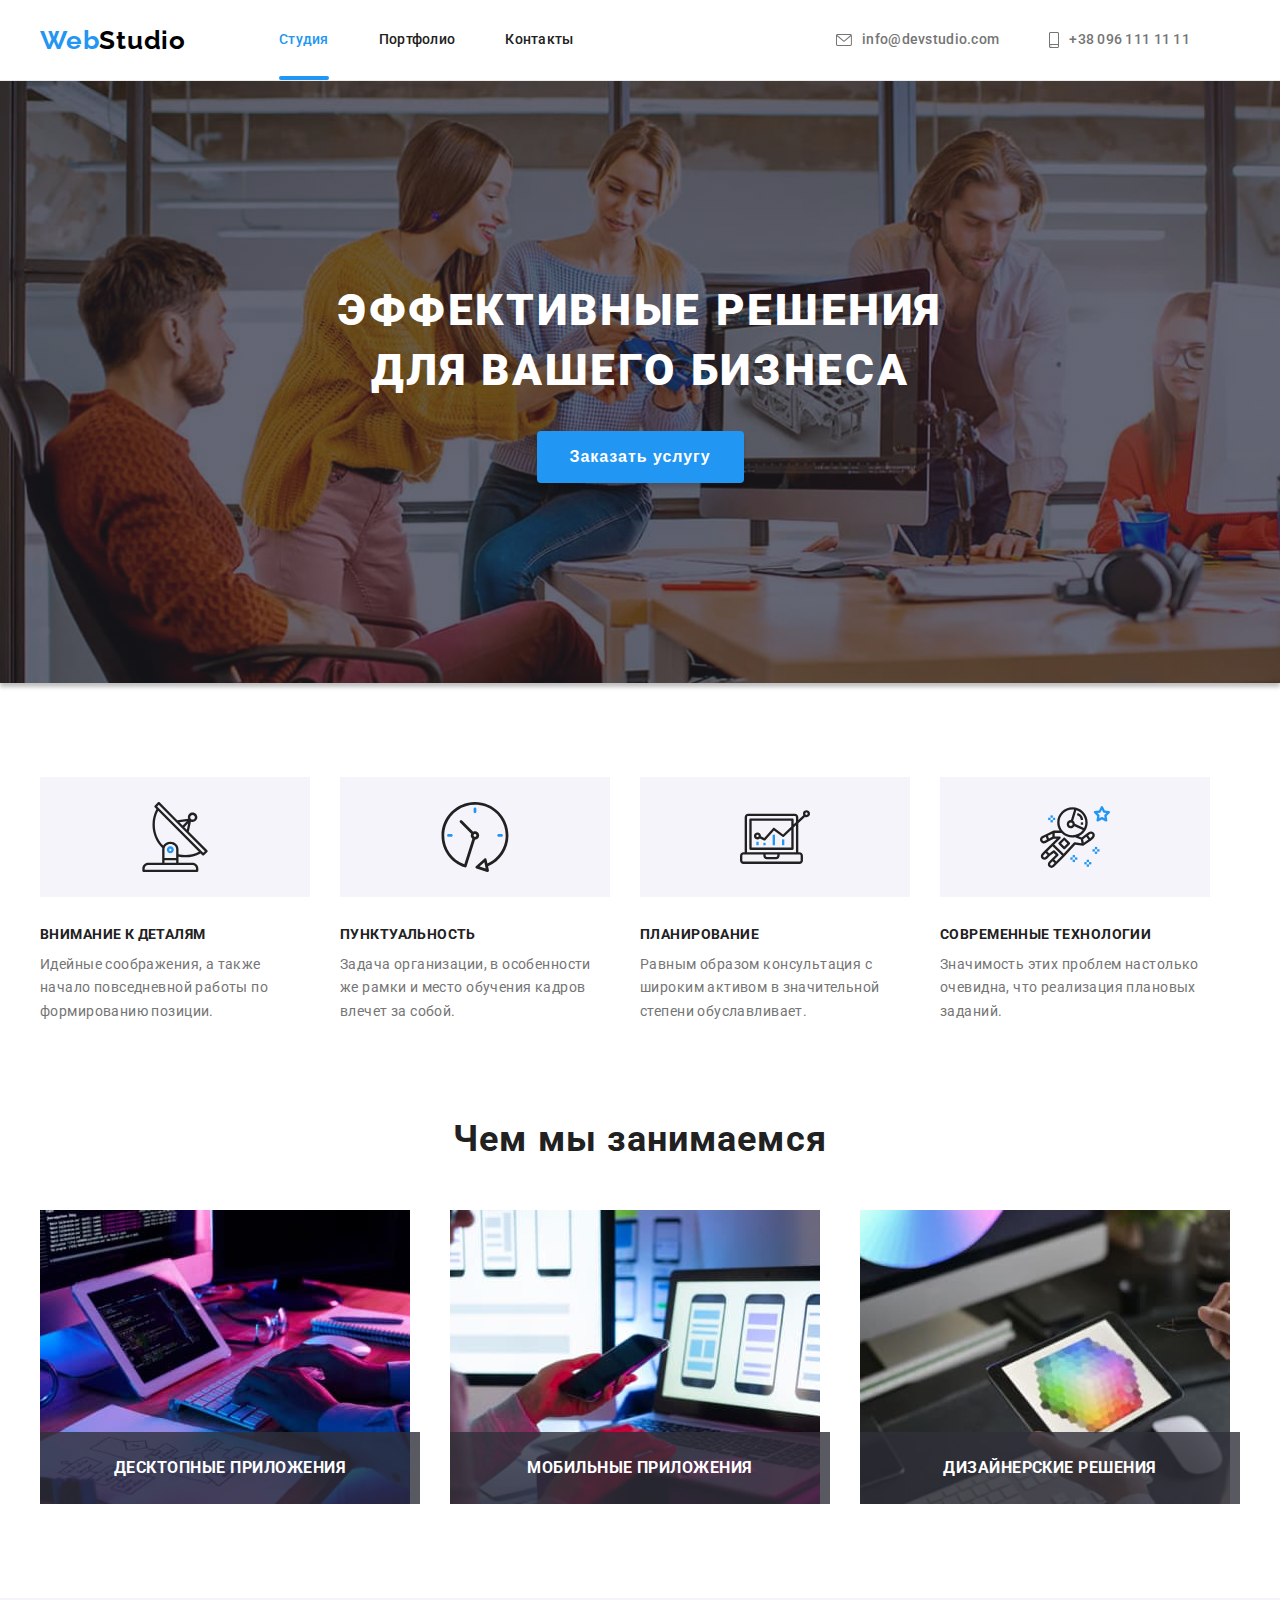
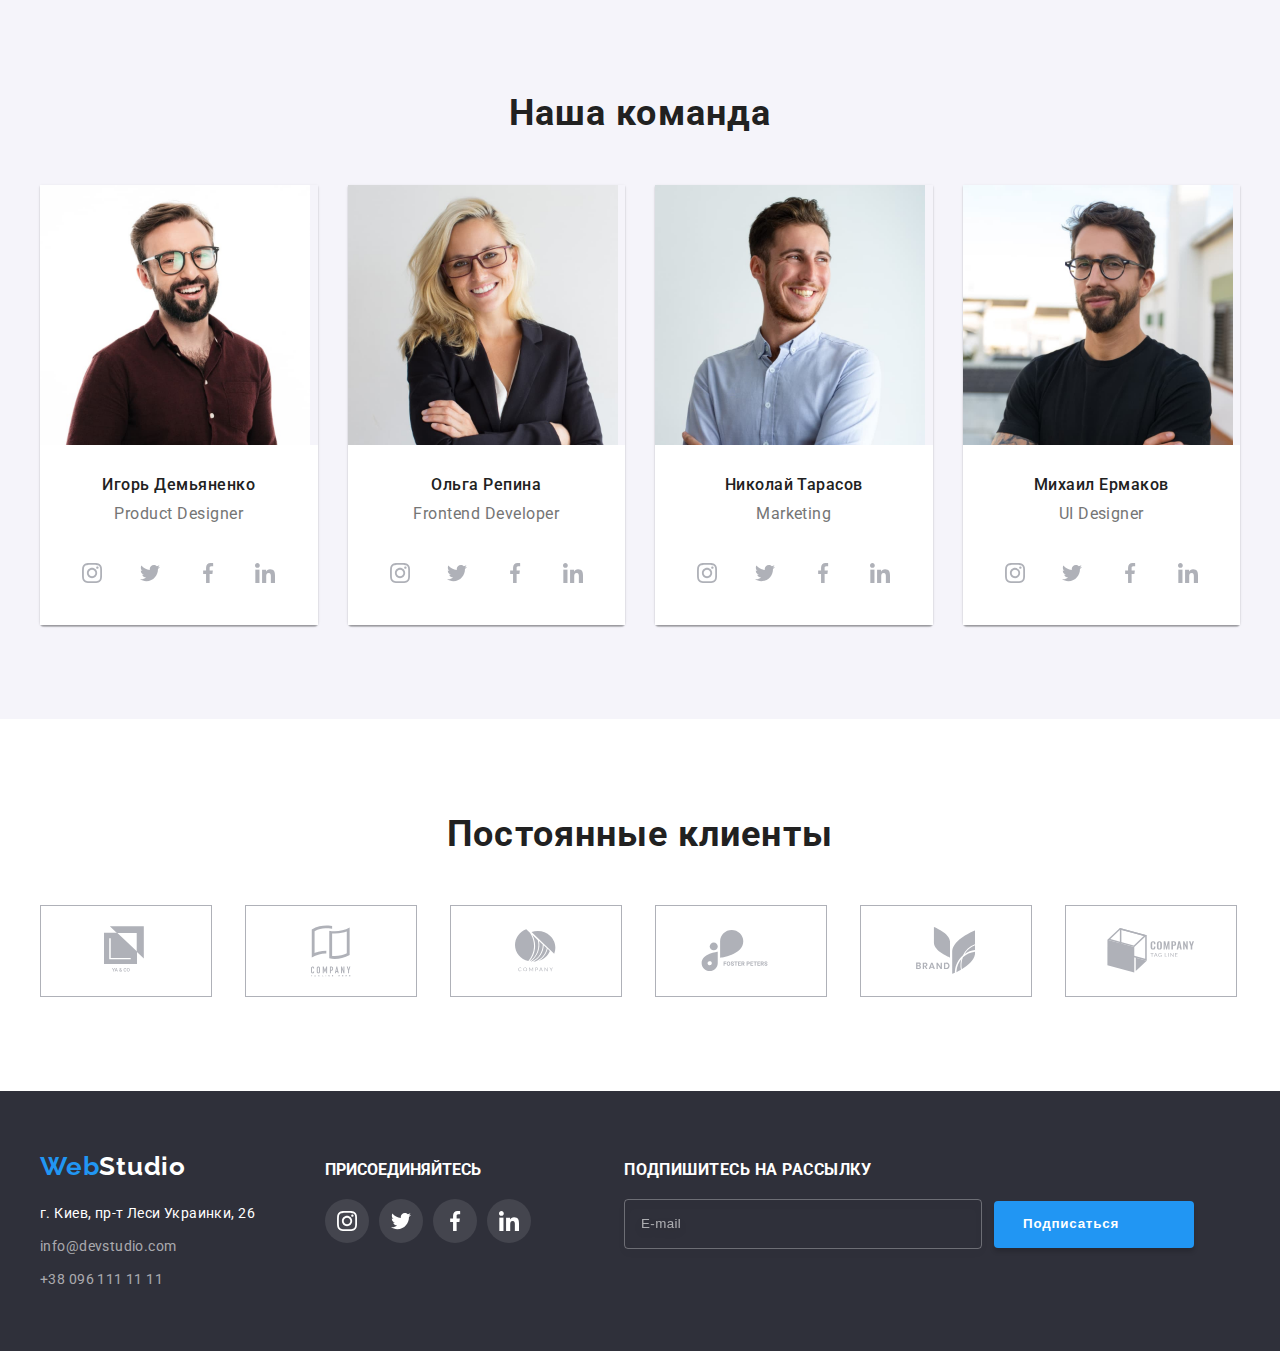
<file: index.html>
<!DOCTYPE html>
<html lang="ru">

<head>
  <meta charset="UTF-8">
  <meta http-equiv="X-UA-Compatible" content="IE=edge">
  <meta name="viewport" content="width=device-width, initial-scale=1.0">
  <title>Веб студия</title>
  <link rel="preconnect" href="https://fonts.gstatic.com">
  <link href="https://fonts.googleapis.com/css2?family=Raleway:wght@700&family=Roboto:wght@400;500;700;900&display=swap"
  rel="stylesheet">
  <link rel="stylesheet" href="https://cdnjs.cloudflare.com/ajax/libs/modern-normalize/1.0.0/modern-normalize.min.css"
    integrity="sha512-ISS7cAi1PEhQ8jnbJpJZMd29NlhNj4AWYyLOSp2CE/CsHxTCu+r+t0D2yoJudVrd0/8fTVPUVDzY5Tvli75u/g=="
    crossorigin="anonymous" />
  <link rel="stylesheet" href="./css/styles.css">
</head>

<body>
  
    <!--==========HEADER==========-->
    <header class="header">
      <div class="container">
        <nav class="navigation">
          <a class="logo logo-light link" href="#"><span class="logo-span">Web</span>Studio</a>
          <ul class="navigation-list list">
            <li class="navigation-item list-item">
              <a class="link current position-studio" href="./index.html">Студия</a>
            </li>
            <li class="navigation-item list-item">
              <a  class="link-header link" href="./portfolio.html">Портфолио</a>
            </li>
            <li class="navigation-item list-item">
              <a class="link-header link" href="#">Контакты</a>
            </li>
          </ul>
        </nav>

        <ul class="contacts-list list">
          <li class="header-link-item">

            <a class="link-contacts link" href="mailto:info@devstudio.com">
              <svg class="header-svg" width="16" height="12">
                <use href="./img/sprite.svg#envelope"></use>
              </svg>
              <span>info@devstudio.com</span>
            </a>
          </li>

          <li class="header-link-item">

            <a class="link-contacts link" href="tel:+380961111111">
              <svg class="header-svg" width="10" height="16">
                <use href="./img/sprite.svg#smartphone"></use>
              </svg>
              <span>+38 096 111 11 11</span>
            </a>           
          </li>
        </ul>
      </div>
    </header>
  <!--==========END HEADER==========-->

    <main>
      <!--=========HERO==========-->
      <section class="hero section">
        <h1 class="hero-title">ЭФФЕКТИВНЫЕ РЕШЕНИЯ ДЛЯ ВАШЕГО БИЗНЕСА</h1>
        <button data-modal-open class="hero-button" type="button">Заказать услугу</button>
      </section>
      <!--=========END HERO==========-->
      
      <!--=========SKILLS==========-->
      <section class="skills section">
        <div class="container">
          <h2 class="visually-hidden">Наши достоинства</h2>
          <ul class="skills-list list">
            <li class="skills-list-item">
              <div class="skills-svg">
                <svg width="70" height="70">
                  <use href="./img/sprite.svg#antenna" ></use>
                </svg>
              </div>
              <h3 class="skills-title">Внимание к деталям</h3>
              <p class="skills-list-paragraph">Идейные соображения, а также начало повседневной работы по формированию позиции.</p>
            </li>
            <li class="skills-list-item">
              <div class="skills-svg">
                <svg width="70" height="70">
                  <use href="./img/sprite.svg#clock"></use>
                </svg>
              </div>
              <h3 class="skills-title">Пунктуальность</h3>
              <p class="skills-list-paragraph">Задача организации, в особенности же рамки и место обучения кадров влечет за собой.</p>
            </li>
            <li class="skills-list-item">
              <div class="skills-svg">
                <svg width="70" height="70">
                  <use href="./img/sprite.svg#diagram"></use>
                </svg>
              </div>
              <h3 class="skills-title">Планирование</h3>
              <p class="skills-list-paragraph">Равным образом консультация с широким активом в значительной степени обуславливает.</p>
            </li>
            <li class="skills-list-item">
              <div class="skills-svg">
                <svg width="70" height="70">
                  <use href="./img/sprite.svg#astronaut"></use>
                </svg>
              </div>
              <h3 class="skills-title">Современные технологии</h3>
              <p class="skills-list-paragraph">Значимость этих проблем настолько очевидна, что реализация плановых заданий.</p>
            </li>
          </ul>
        </div>
      </section>
      <!--=========END SKILLS==========-->

      <!--=========WORK==========-->
      <section class="work section">
        <div class="container">
          <h2 class="work-title">Чем мы занимаемся</h2>
          <ul class="work-list list">
            <li class="work-list-item">
              <img class="work-list-img" width="370" height="294" src="./img/boxes/box-1.jpg" alt="программист пишет код">
              <div class="work-lower-wrapper">
                <p class="work-lower-paragraph">Десктопные приложения</p>
              </div>
            </li>
            <li class="work-list-item">
              <img class="work-list-img" width="370" height="294" src="./img/boxes/box-2.jpg" alt="дизайнер выбирает макет">
              <div class="work-lower-wrapper">
                <p class="work-lower-paragraph">Мобильные приложения</p>
              </div>
            </li>
            <li class="work-list-item">
              <img class="work-list-img" width="370" height="294" src="./img/boxes/box-3.jpg" alt="дизайнер подбирает цвет">
              <div class="work-lower-wrapper">
                <p class="work-lower-paragraph">Дизайнерские решения</p>
              </div>
            </li>
          </ul>
        </div>
      </section>
      <!--=========END WORK==========-->

      <!--=========TEAM==========-->
      <section class="team section">
        <div class="container">
          <h2 class="team-title">Наша команда</h2>
          <ul class="team-list list">
            <li class="team-list-item">
              <img class="team-list-img" width="270" height="260" src="./img/team/img-1.jpg" alt="Product-Designer">
              <div class="team-wrapper">
                <h3 class="team-list-title">Игорь Демьяненко</h3>
                <p class="team-list-paragraph" lang="en">Product Designer</p>
                <ul class="social-list list">
                  <li class="social-list-item">
                    <a href="" class="social-links link">
                      <svg class="social-svg" width="20" height="20">
                        <use href="./img/sprite.svg#instagram"></use>
                      </svg>
                    </a>
                  </li>
                  <li class="social-list-item">
                    <a href="" class="social-links link">
                      <svg class="social-svg" width="20" height="20">
                        <use href="./img/sprite.svg#twitter"></use>
                      </svg>
                    </a>
                  </li>
                  <li class="social-list-item">
                    <a href="" class="social-links link">
                      <svg class="social-svg" width="20" height="20">
                        <use href="./img/sprite.svg#facebook"></use>
                      </svg>
                    </a>
                  </li>
                  <li class="social-list-item">
                    <a href="" class="social-links link">
                      <svg class="social-svg" width="20" height="20">
                        <use href="./img/sprite.svg#linkedin"></use>
                      </svg>
                    </a>
                  </li>
                </ul>
              </div>
            </li>
            <li class="team-list-item">
              <img class="team-list-img" width="270" height="260" src="./img/team/img-2.jpg" alt="Frontend-Developer">
              <div class="team-wrapper">
                <h3 class="team-list-title">Ольга Репина</h3>
                <p class="team-list-paragraph" lang="en">Frontend Developer</p>
                <ul class="social-list list">
                  <li class="social-list-item">
                    <a href="" class="social-links link">
                      <svg class="social-svg" width="20" height="20">
                        <use href="./img/sprite.svg#instagram"></use>
                      </svg>
                    </a>
                  </li>
                  <li class="social-list-item">
                    <a href="" class="social-links link">
                      <svg class="social-svg" width="20" height="20">
                        <use href="./img/sprite.svg#twitter"></use>
                      </svg>
                    </a>
                  </li>
                  <li class="social-list-item">
                    <a href="" class="social-links link">
                      <svg class="social-svg" width="20" height="20">
                        <use href="./img/sprite.svg#facebook"></use>
                      </svg>
                    </a>
                  </li>
                  <li class="social-list-item">
                    <a href="" class="social-links link">
                      <svg class="social-svg" width="20" height="20">
                        <use href="./img/sprite.svg#linkedin"></use>
                      </svg>
                    </a>
                  </li>
                </ul>
              </div>
            </li>
            <li class="team-list-item">
              <img class="team-list-img" width="270" height="260" src="./img/team/img-3.jpg" alt="Marketing">
              <div class="team-wrapper">
                <h3 class="team-list-title">Николай Тарасов</h3>
                <p class="team-list-paragraph" lang="en">Marketing</p>
                <ul class="social-list list">
                  <li class="social-list-item">
                    <a href="" class="social-links link">
                      <svg class="social-svg" width="20" height="20">
                        <use href="./img/sprite.svg#instagram"></use>
                      </svg>
                    </a>
                  </li>
                  <li class="social-list-item">
                    <a href="" class="social-links link">
                      <svg class="social-svg" width="20" height="20">
                        <use href="./img/sprite.svg#twitter"></use>
                      </svg>
                    </a>
                  </li>
                  <li class="social-list-item">
                    <a href="" class="social-links link">
                      <svg class="social-svg" width="20" height="20">
                        <use href="./img/sprite.svg#facebook"></use>
                      </svg>
                    </a>
                  </li>
                  <li class="social-list-item">
                    <a href="" class="social-links link">
                      <svg class="social-svg" width="20" height="20">
                        <use href="./img/sprite.svg#linkedin"></use>
                      </svg>
                    </a>
                  </li>
                </ul>
              </div>
            </li>
            <li class="team-list-item">
              <img class="team-list-img" width="270" height="260" src="./img/team/img-4.jpg" alt="UI-Designer">
              <div class="team-wrapper">
                <h3 class="team-list-title">Михаил Ермаков</h3>
                <p class="team-list-paragraph" lang="en">UI Designer</p>
                <ul class="social-list list">
                  <li class="social-list-item">
                    <a href="" class="social-links link">
                      <svg class="social-svg" width="20" height="20">
                        <use href="./img/sprite.svg#instagram"></use>
                      </svg>
                    </a>
                  </li>
                  <li class="social-list-item">
                    <a href="" class="social-links link">
                      <svg class="social-svg" width="20" height="20">
                        <use href="./img/sprite.svg#twitter"></use>
                      </svg>
                    </a>
                  </li>
                  <li class="social-list-item">
                    <a href="" class="social-links link">
                      <svg class="social-svg" width="20" height="20">
                        <use href="./img/sprite.svg#facebook"></use>
                      </svg>
                    </a>
                  </li>
                  <li class="social-list-item">
                    <a href="" class="social-links link">
                      <svg class="social-svg" width="20" height="20">
                        <use href="./img/sprite.svg#linkedin"></use>
                      </svg>
                    </a>
                  </li>
                </ul>
              </div>
            </li>
          </ul>
        </div>
      </section>
      <!--=========END TEAM==========-->

      <!--=========REGULAR CLIENTS==========-->
      <section class="clients section">
        <div class="container">
          <h2 class="clients-title">Постоянные клиенты</h2>
          <ul class="clients-list list">
            <li class="clients-list-item">
              <a href="" class="clients-list-link link">
                <svg class="clients-svg" width="44" height="49">
                  <use href="./img/sprite.svg#client-1"></use>
                </svg>
              </a>
            </li>
            <li class="clients-list-item">
              <a href="" class="clients-list-link link">
                <svg class="clients-svg" width="40" height="52">
                  <use href="./img/sprite.svg#client-2"></use>
                </svg>
              </a>
            </li>
            <li class="clients-list-item">
              <a href="" class="clients-list-link link">
                <svg class="clients-svg" width="41" height="43">
                  <use href="./img/sprite.svg#client-3"></use>
                </svg>
              </a>
            </li>
            <li class="clients-list-item">
              <a href="" class="clients-list-link link">
                <svg class="clients-svg" width="80" height="42">
                  <use href="./img/sprite.svg#client-4"></use>
                </svg>
              </a>
            </li>
            <li class="clients-list-item">
              <a href="" class="clients-list-link link">
                <svg class="clients-svg" width="59" height="47">
                  <use href="./img/sprite.svg#client-5"></use>
                </svg>
              </a>
            </li>
            <li class="clients-list-item">
              <a href="" class="clients-list-link link">
                <svg class="clients-svg" width="88" height="45">
                  <use href="./img/sprite.svg#client-6"></use>
                </svg>
              </a>
            </li>
          </ul>    
        </div>
      </section>
      <!--=========END  REGULAR CLIENTS==========-->
    </main>
  
  
    <!--=========FOOTER==========-->
    <footer class="footer">
      <div class="container footer-wrapper">
        <div class="footer-wrapper-contacts list">
            <a class="logo-footer logo-dark link" href="#"><span class="logo-span">Web</span>Studio</a>
            <address class="address">
              <p class="footer-adress">г. Киев, пр-т Леси Украинки, 26</p>
              <ul class="list">
                <li class="footer-list-item mail">
                  <a class="footer-contacts link" href="mailto:info@devstudio.com">info@devstudio.com</a>
                </li>
                <li class="footer-list-item">
                  <a class="footer-contacts link" href="tel:+380961111111">+38 096 111 11 11</a>
                </li>
              </ul>
            </address>
        </div>
          <div>
            <p class="footer-social-title">ПРИСОЕДИНЯЙТЕСЬ</p>
            <ul class="footer-social-list list">
              <li class="footer-social-list-item">
                <a href="" class="footer-social-links link">
                  <svg class="footer-social-svg" width="20" height="20">
                    <use href="./img/sprite.svg#instagram"></use>
                  </svg>
                </a>
              </li>
              <li class="footer-social-list-item">
                <a href="" class="footer-social-links link">
                  <svg class="footer-social-svg" width="20" height="20">
                    <use href="./img/sprite.svg#twitter"></use>
                  </svg>
                </a>
              </li>
              <li class="footer-social-list-item">
                <a href="" class="footer-social-links link">
                  <svg class="footer-social-svg" width="20" height="20">
                    <use href="./img/sprite.svg#facebook"></use>
                  </svg>
                </a>
              </li>
              <li class="footer-social-list-item">
                <a href="" class="footer-social-links link">
                  <svg class="footer-social-svg" width="20" height="20">
                    <use href="./img/sprite.svg#linkedin"></use>
                  </svg>
                </a>
              </li>
            </ul>
          </div>
          <div>
            <b class="footer-form-title">Подпишитесь на рассылку</b>
            <form  class="footer-form" action="#" autocomplete="off">
                  <input class="footer-input-text" type="email" id="email" placeholder="E-mail">
                <button class="footer-form-button" type="submit">Подписаться
                  <svg class="footer-icon-send" width="24" height="24">
                    <use href="./img/sprite.svg#icon-send"></use>
                  </svg>
                </button>
            </form>
          </div>
        </div>
    </footer>
    <!--==========END FOOTER==========-->

    <!--=========MODAL WINDOW=========-->
    <div data-modal class="backdrop is-hidden">
      <div class="modal-window">
        <button data-modal-close class="modal-close" type="button">
          <svg class="modal-svg" width="18" height="18">
            <use href="./img/sprite.svg#icon-close"></use>
          </svg>
        </button>

        
        <p class="modal-form-title">Оставьте свои данные, мы вам перезвоним</p>
        
        <!--==========FORM==========-->
        
        <form action="#" class="modal-form" autocomplete="off">
        
          <label class="modal-form-field">
            Имя
            <span class="modal-form-input-wrapper">
              <input class="modal-form-input" type="text" name="user-name" minlength="2">
              <svg class="modal-form-svg" width="18" height="18">
                <use class="svg" href="./img/sprite.svg#icon-person-black"></use>
              </svg>
            </span>
          </label>
        
          <label class="modal-form-field">
            Телефон
            <span class="modal-form-input-wrapper">
              <input class="modal-form-input" type="tel" name="user-tel" required 
              pattern="[0-9]{3}-[0-9]{3}-[0-9]{2}-[0-9]{2}" title="066-111-11-11">
              <svg class="modal-form-svg" width="18" height="18">
                <use class="svg" href="./img/sprite.svg#icon-phone-black"></use>
              </svg>
            </span>
          </label>
        
          <label class="modal-form-field">
            Почта
            <span class="modal-form-input-wrapper">
              <input class="modal-form-input" type="email" name="user-email">
              <svg class="modal-form-svg" width="18" height="18">
                <use class="svg" href="./img/sprite.svg#icon-email-black"></use>
              </svg>
            </span>
          </label>
        
          <label class="modal-form-comment-field modal-form-field">
            Комментарий
            <textarea class="modal-form-comment" name="user-comment" placeholder="Введите текст"></textarea>
          </label>
        

            <input class="modal-form-term visually-hidden" id="user-term" type="checkbox" name="user-term">

            <label for="user-term" class="modal-form-check-desc">
              Соглашаюсь с рассылкой и принимаю&nbsp;
              <a class="modal-form-link" href="#">Условия договора</a>
            </label>
  
          <button class="modal-form-btn" type="submit">Отправить</button>
        
        </form>
        <!--==========END FORM==========-->
      </div>
    </div>
    <!--=========END MODAL WINDOW=========-->

    <!--=========SCRIPT=========-->
    <script src="./js/modal.js"></script>
    <!--=========END SCRIPT=========-->
</body>
</html>
</file>
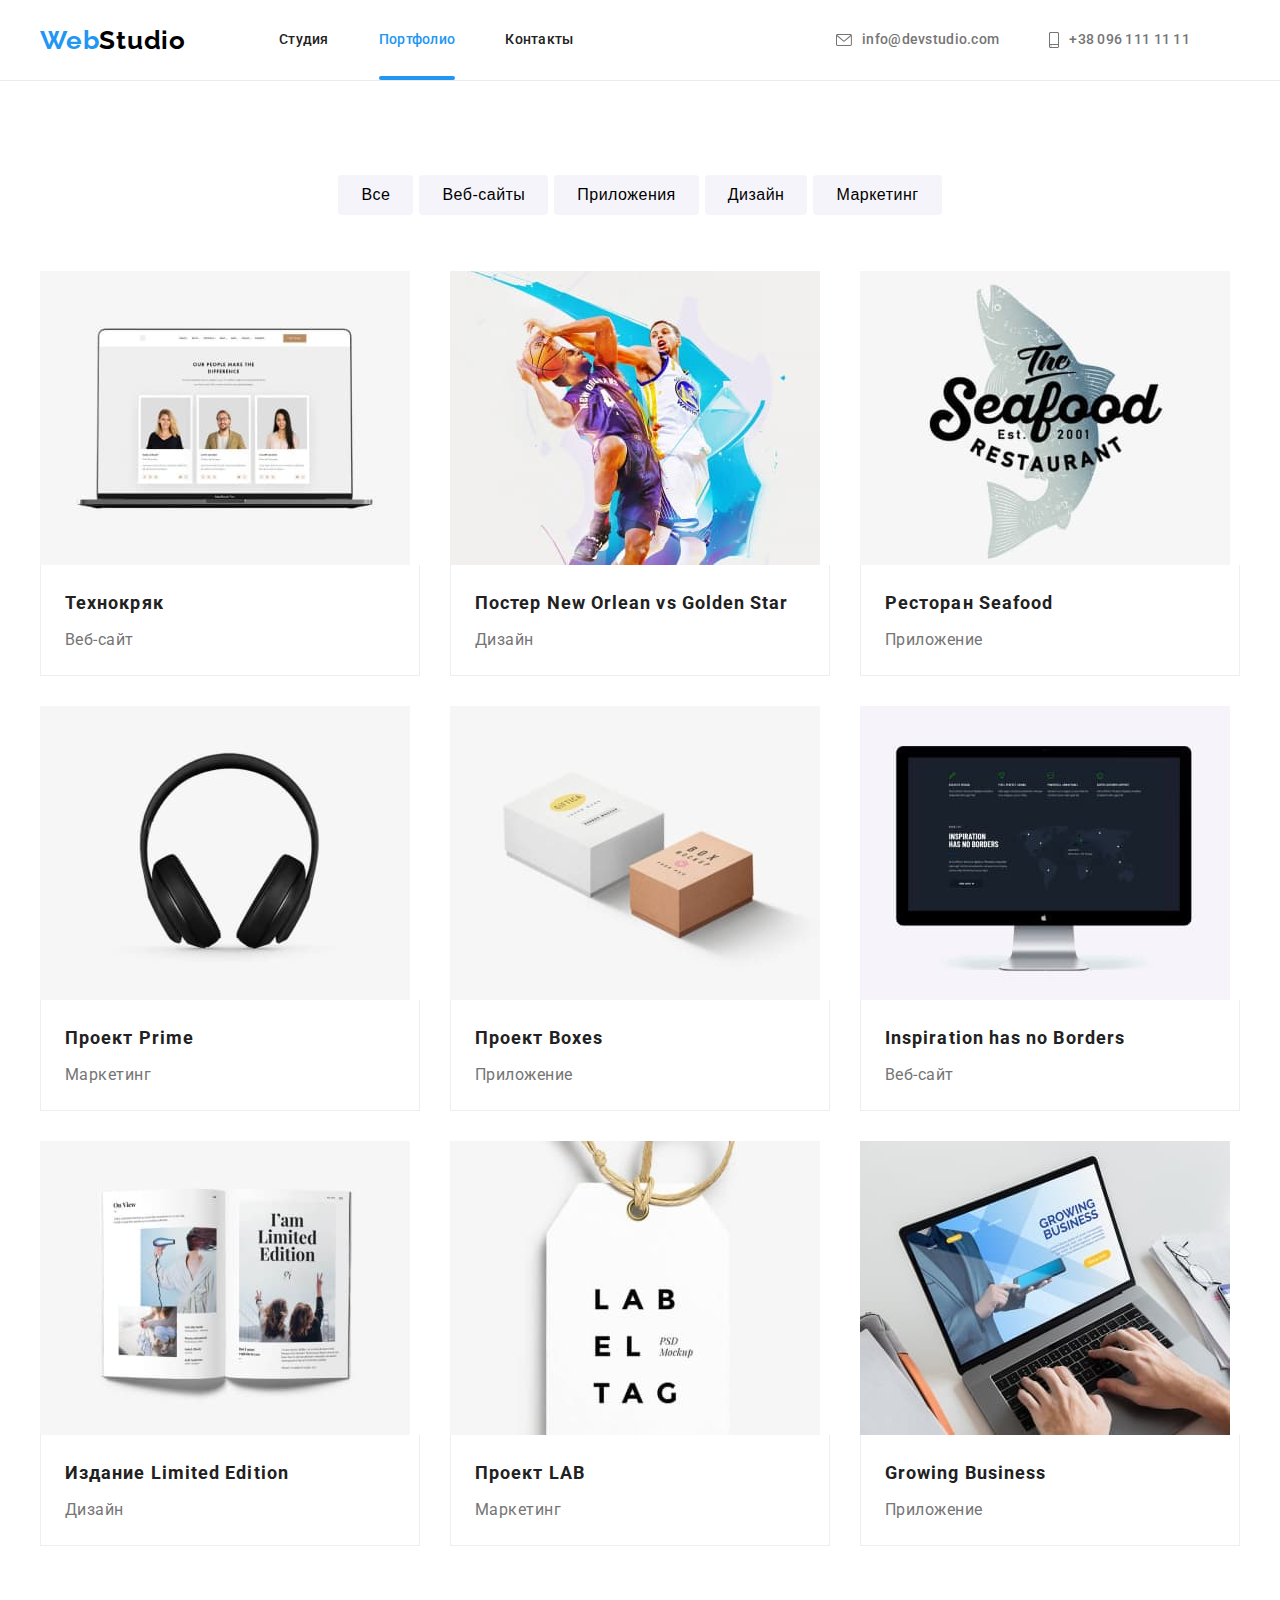
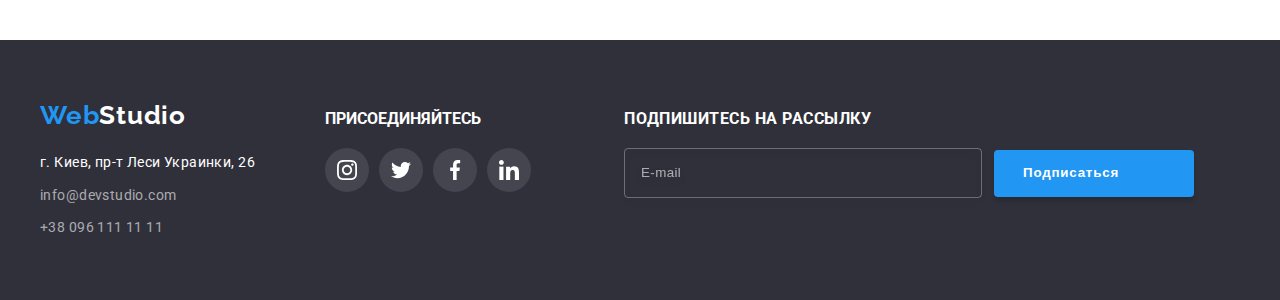
<file: portfolio.html>
<!DOCTYPE html>
<html lang="ru">

<head>
  <meta charset="UTF-8">
  <meta http-equiv="X-UA-Compatible" content="IE=edge">
  <meta name="viewport" content="width=device-width, initial-scale=1.0">
  <title>Веб студия</title>
  <link rel="preconnect" href="https://fonts.gstatic.com">
  <link href="https://fonts.googleapis.com/css2?family=Raleway:wght@700&family=Roboto:wght@400;500;700;900&display=swap"
    rel="stylesheet">
  <link rel="stylesheet" href="https://cdnjs.cloudflare.com/ajax/libs/modern-normalize/1.0.0/modern-normalize.min.css"
    integrity="sha512-ISS7cAi1PEhQ8jnbJpJZMd29NlhNj4AWYyLOSp2CE/CsHxTCu+r+t0D2yoJudVrd0/8fTVPUVDzY5Tvli75u/g=="
    crossorigin="anonymous" />
  <link rel="stylesheet" href="./css/styles.css">
</head>

<body>
    <!--==========HEADER==========-->
    <header class="header">
      <div class="container">
        <nav class="navigation">
          <a class="logo logo-light link" href="#"><span class="logo-span">Web</span>Studio</a>
          <ul class="navigation-list list">
            <li class="navigation-item list-item">
              <a class="link-header link" href="./index.html">Студия</a>
            </li>
            <li class="navigation-item list-item">
              <a class="current link position-portfolio" href="./portfolio.html">Портфолио</a>
            </li>
            <li class="navigation-item list-item">
              <a class="link-header link" href="#">Контакты</a>
            </li>
          </ul>
        </nav>
        <ul class="contacts-list list">
          <li class="header-link-item">
            <a class="link-contacts link" href="mailto:info@devstudio.com">
              <svg class="header-svg" width="16" height="12">
                <use href="./img/sprite.svg#envelope"></use>
              </svg>
              <span>info@devstudio.com</span>
            </a>
          </li>
          <li class="header-link-item">
            <a class="link-contacts link" href="tel:+380961111111">
              <svg class="header-svg" width="10" height="16">
                <use href="./img/sprite.svg#smartphone"></use>
              </svg>
              <span>+38 096 111 11 11</span>
            </a>
          </li>
        </ul>
      </div>
    </header>
    <!--==========END HEADER==========-->

    <main class="portfolio">
      <!--=========BUTTON LIST=========-->
      <section class="section">
        <h1 class="visually-hidden">Портфолио</h1>
        <!--=========END BUTTON LIST=========-->

        <!--=========PORTFOLIO=========-->
        <div class="container">
          <ul class="portfolio-list-button list">
            <li class="portfolio-list-button-item">
              <button class="button-portfolio" type="button">Все</button>
            </li>
            <li class="portfolio-list-button-item">
              <button class="button-portfolio" type="button">Веб-сайты</button>
            </li>
            <li class="portfolio-list-button-item">
              <button class="button-portfolio" type="button">Приложения</button>
            </li>
            <li class="portfolio-list-button-item">
              <button class="button-portfolio" type="button">Дизайн</button>
            </li>
            <li class="portfolio-list-button-item">
              <button class="button-portfolio" type="button">Маркетинг</button>
            </li>
          </ul>
          <ul class="portfolio-list list">
            <li class="portfolio-list-item">
              <a class="portfolio-list-link link" href="#">
                <div class="portfolio-overlay-wrapper">
                  <img class="portfolio-list-img" width="370" height="294" src="./img/portfolio/img-1.jpg" alt="веб-сайт">
                  <p class="portfolio-overlay-paragraph">Технокряк это современная площадка распространения коронавируса. Компании
                  используют эту платформу для цифрового
                  шпионажа и атак на защищённые сервера конкурентов.</p>
                </div>
                <div class="border-portfolio">
                  <h2 class="portfolio-list-title">Технокряк</h2>
                  <p class="portfolio-list-paragraph">Веб-сайт</p>
                </div>
              </a>
            </li>
            <li class="portfolio-list-item">
              <a class="portfolio-list-link link" href="#">
                <div class="portfolio-overlay-wrapper">
                  <img class="portfolio-list-img" width="370" height="294" src="./img/portfolio/img-2.jpg" alt="дизайн">
                  <p class="portfolio-overlay-paragraph">Технокряк это современная площадка распространения коронавируса. Компании
                    используют эту платформу для цифрового
                    шпионажа и атак на защищённые сервера конкурентов.</p>
                </div>
                <div class="border-portfolio">
                  <h2 class="portfolio-list-title">Постер New Orlean vs Golden Star</h2>
                  <p class="portfolio-list-paragraph">Дизайн</p>
                </div>
              </a>
            </li>
            <li class="portfolio-list-item">
              <a class="portfolio-list-link link" href="#">
                <div class="portfolio-overlay-wrapper">
                  <img class="portfolio-list-img" width="370" height="294" src="./img/portfolio/img-3.jpg" alt="приложение">
                  <p class="portfolio-overlay-paragraph">Технокряк это современная площадка распространения коронавируса. Компании
                    используют эту платформу для цифрового
                    шпионажа и атак на защищённые сервера конкурентов.</p>
                </div>
                <div class="border-portfolio">
                  <h2 class="portfolio-list-title">Ресторан Seafood</h2>
                  <p class="portfolio-list-paragraph">Приложение</p>
                </div>
              </a>
            </li>
            <li class="portfolio-list-item">
              <a class="portfolio-list-link link" href="#">
                <div class="portfolio-overlay-wrapper">
                  <img class="portfolio-list-img" width="370" height="294" src="./img/portfolio/img-4.jpg" alt="маркетинг">
                  <p class="portfolio-overlay-paragraph">Технокряк это современная площадка распространения коронавируса. Компании
                    используют эту платформу для цифрового
                    шпионажа и атак на защищённые сервера конкурентов.</p>
                </div>
                <div class="border-portfolio">
                  <h2 class="portfolio-list-title">Проект Prime</h2>
                  <p class="portfolio-list-paragraph">Маркетинг</p>
                </div>
              </a>
            </li>
            <li class="portfolio-list-item">
              <a class="portfolio-list-link link" href="#">
                <div class="portfolio-overlay-wrapper">
                  <img class="portfolio-list-img" width="370" height="294" src="./img/portfolio/img-5.jpg" alt="приложение">
                  <p class="portfolio-overlay-paragraph">Технокряк это современная площадка распространения коронавируса. Компании
                    используют эту платформу для цифрового
                    шпионажа и атак на защищённые сервера конкурентов.</p>
                </div>
                <div class="border-portfolio">
                  <h2 class="portfolio-list-title">Проект Boxes</h2>
                  <p class="portfolio-list-paragraph">Приложение</p>
                </div>
              </a>
            </li>
            <li class="portfolio-list-item">
              <a class="portfolio-list-link link" href="#">
                <div class="portfolio-overlay-wrapper">
                  <img class="portfolio-list-img" width="370" height="294" src="./img/portfolio/img-6.jpg" alt="веб-сайт">
                  <p class="portfolio-overlay-paragraph">Технокряк это современная площадка распространения коронавируса. Компании
                    используют эту платформу для цифрового
                    шпионажа и атак на защищённые сервера конкурентов.</p>
                </div>
                <div class="border-portfolio">
                  <h2 class="portfolio-list-title">Inspiration has no Borders</h2>
                  <p class="portfolio-list-paragraph">Веб-сайт</p>
                </div>
              </a>
            </li>
            <li class="portfolio-list-item">
              <a class="portfolio-list-link link" href="#">
                <div class="portfolio-overlay-wrapper">
                  <img class="portfolio-list-img" width="370" height="294" src="./img/portfolio/img-7.jpg" alt="дизайн">
                  <p class="portfolio-overlay-paragraph">Технокряк это современная площадка распространения коронавируса. Компании
                    используют эту платформу для цифрового
                    шпионажа и атак на защищённые сервера конкурентов.</p>
                </div>
                <div class="border-portfolio">
                  <h2 class="portfolio-list-title">Издание Limited Edition</h2>
                  <p class="portfolio-list-paragraph">Дизайн</p>
                </div>
              </a>
            </li>
            <li class="portfolio-list-item">
              <a class="portfolio-list-link link" href="#">
                <div class="portfolio-overlay-wrapper">
                  <img class="portfolio-list-img" width="370" height="294" src="./img/portfolio/img-8.jpg" alt="маркетинг">
                  <p class="portfolio-overlay-paragraph">Технокряк это современная площадка распространения коронавируса. Компании
                    используют эту платформу для цифрового
                    шпионажа и атак на защищённые сервера конкурентов.</p>
                </div>
                <div class="border-portfolio">
                  <h2 class="portfolio-list-title">Проект LAB</h2>
                  <p class="portfolio-list-paragraph">Маркетинг</p>
                </div>
              </a>
            </li>
            <li class="portfolio-list-item">
              <a class="portfolio-list-link link" href="#">
                <div class="portfolio-overlay-wrapper">
                  <img class="portfolio-list-img" width="370" height="294" src="./img/portfolio/img-9.jpg" alt="приложение">
                  <p class="portfolio-overlay-paragraph">Технокряк это современная площадка распространения коронавируса. Компании
                    используют эту платформу для цифрового
                    шпионажа и атак на защищённые сервера конкурентов.</p>
                </div>
                <div class="border-portfolio">
                  <h2 class="portfolio-list-title">Growing Business</h2>
                  <p class="portfolio-list-paragraph">Приложение</p>
                </div>
              </a>
            </li>
          </ul>
        </div>
      </section>
    </main>
    <!--=========END PORTFOLIO=========-->

    <!--=========FOOTER==========-->
    <footer class="footer">
      <div class="container footer-wrapper">
        <div class="footer-wrapper-contacts list">
          <a class="logo-footer logo-dark link" href="#"><span class="logo-span">Web</span>Studio</a>
          <address class="address">
            <p class="footer-adress">г. Киев, пр-т Леси Украинки, 26</p>
            <ul class="list">
              <li class="footer-list-item mail">
                <a class="footer-contacts link" href="mailto:info@devstudio.com">info@devstudio.com</a>
              </li>
              <li class="footer-list-item">
                <a class="footer-contacts link" href="tel:+380961111111">+38 096 111 11 11</a>
              </li>
            </ul>
          </address>
        </div>
        <div>
          <p class="footer-social-title">ПРИСОЕДИНЯЙТЕСЬ</p>
          <ul class="footer-social-list list">
            <li class="footer-social-list-item">
              <a href="" class="footer-social-links link">
                <svg class="footer-social-svg" width="20" height="20">
                  <use href="./img/sprite.svg#instagram"></use>
                </svg>
              </a>
            </li>
            <li class="footer-social-list-item">
              <a href="" class="footer-social-links link">
                <svg class="footer-social-svg" width="20" height="20">
                  <use href="./img/sprite.svg#twitter"></use>
                </svg>
              </a>
            </li>
            <li class="footer-social-list-item">
              <a href="" class="footer-social-links link">
                <svg class="footer-social-svg" width="20" height="20">
                  <use href="./img/sprite.svg#facebook"></use>
                </svg>
              </a>
            </li>
            <li class="footer-social-list-item">
              <a href="" class="footer-social-links link">
                <svg class="footer-social-svg" width="20" height="20">
                  <use href="./img/sprite.svg#linkedin"></use>
                </svg>
              </a>
            </li>
          </ul>
        </div>
        <div>
          <b class="footer-form-title">Подпишитесь на рассылку</b>
          <form class="footer-form" action="#" autocomplete="off">
            <input class="footer-input-text" type="email" id="email" placeholder="E-mail">
            <button class="footer-form-button" type="submit">Подписаться
              <svg class="footer-icon-send" width="24" height="24">
                <use href="./img/sprite.svg#icon-send"></use>
              </svg>
            </button>
          </form>
        </div>
      </div>
    </footer>
    <!--==========END FOOTER==========-->

</body>
</html>
</file>
<file: css/styles.css>
:root {
  --main-font: "Roboto", sans-serif;
  --secondary-font: "Raleway", sans-serif;
  --accent-color: #212121;
  --secondary-color: #2196f3;
  --white-color: #fff;
  --black-color: #000;
  --dark-grey-color: #2f303a;
  --light-grey-color: #757575;
  --rgba-color: rgba(255, 255, 255, 0.6);
  --light-blue-color: #188ce8;
  --light-light-grey-color: #f5f4fa;
  --bg-team-color: #f5f5f5;
  --header-line-color: #ececec;
  --border-portfolio: #eeeeee;
  --bg-hero: #c4c4c4;
  --social-svg: #afb1b8;
}

body {
  font-family: var(--main-font);
  color: var(--accent-color);
  margin: 0;
}

*,
*::before,
*::after {
  margin: 0;
  padding: 0;
}

ul,
ol {
  margin: 0;
  padding: 0;
}

img {
  display: block;
}

.link {
  text-decoration: none;
}

.list {
  list-style: none;
}

.address {
  font-style: normal;
}

/*===========COMPONENTS==========*/

.container {
  width: 1200px;
  margin: 0 auto;
  padding-left: 15px;
  padding-right: 15px;
}

.current {
  display: block;
  padding-top: 32px;
  padding-bottom: 32px;
  font-weight: 500;
  font-size: 14px;
  line-height: 1.14;
  letter-spacing: 0.02em;
  color: var(--secondary-color);
}

.current::after {
  content: "";
  position: absolute;
  display: block;
  width: 100%;
  height: 4px;
  background: #2196f3;
  border-radius: 2px;
  bottom: 0;
  /* border: -1px; */
}
.position-studio {
  position: relative;
}

.position-portfolio {
  position: relative;
}

.section {
  padding-top: 94px;
  padding-bottom: 94px;
}

.visually-hidden {
  position: absolute !important;
  clip: rect(1px 1px 1px 1px); /* IE6, IE7 */
  clip: rect(1px, 1px, 1px, 1px);
  padding: 0 !important;
  border: 0 !important;
  height: 1px !important;
  width: 1px !important;
  overflow: hidden;
}
/*=========END COMPONENTS==========*/

/*==========HEADER==========*/
.header {
  border-bottom: 1px solid var(--header-line-color);
}

.header .container {
  display: flex;
  align-items: center;
}

.navigation {
  display: flex;
  align-items: center;
}

.logo {
  margin-right: 93px;
  padding-top: 24px;
  padding-bottom: 24px;
  font-family: var(--secondary-font);
  font-weight: 700;
  font-size: 26px;
  line-height: 1.19;
  letter-spacing: 0.03em;
}

.logo-light {
  color: var(--black-color);
}

.logo-span {
  color: var(--secondary-color);
}

.navigation-list {
  display: flex;
  text-align: center;
}

.navigation-item:not(:last-child) {
  margin-right: 50px;
}

.link-header {
  display: block;
  font-weight: 500;
  font-size: 14px;
  line-height: 1.14;
  letter-spacing: 0.02em;
  color: var(--accent-color);
  padding-top: 32px;
  padding-bottom: 32px;
  transition: color 250ms cubic-bezier(0.4, 0, 0.2, 1);
}

.link-header:hover,
.link-header:focus {
  color: var(--secondary-color);
}

.contacts-list {
  display: flex;
  align-items: center;
  margin-left: auto;
}

.link-contacts {
  display: flex;
  justify-content: center;
  align-items: center;
  font-weight: 500;
  font-size: 14px;
  line-height: 1.14;
  letter-spacing: 0.02em;
  color: var(--light-grey-color);
  padding-top: 32px;
  padding-bottom: 32px;
  transition: color 250ms cubic-bezier(0.4, 0, 0.2, 1);
}

.link-contacts:hover,
.link-contacts:focus {
  color: var(--secondary-color);
}

.header-svg {
  margin-right: 10px;
  fill: var(--light-grey-color);
  transition: fill 250ms cubic-bezier(0.4, 0, 0.2, 1);
}

.link-contacts:hover .header-svg,
.link-contacts:focus .header-svg {
  fill: var(--secondary-color);
}

.header-link-item {
  display: flex;
  margin-right: 50px;
}

/*==========HEADER==========*/

/* =========HERO========== */
.hero {
  background: var(--dark-grey-color);
  text-align: center;
  padding-top: 200px;
  padding-bottom: 200px;
  background-color: var(--bg-hero);
  background-image: linear-gradient(
      rgba(47, 48, 58, 0.4),
      rgba(47, 48, 58, 0.4)
    ),
    url("../img/bg-image.jpg");
  box-shadow: 0px 4px 4px rgba(0, 0, 0, 0.25);
  background-repeat: no-repeat;
  background-size: cover;
  max-width: 1600px;
  margin: 0 auto;
}

.hero-title {
  font-weight: 900;
  font-size: 44px;
  line-height: 1.36;
  letter-spacing: 0.06em;
  text-transform: uppercase;
  color: var(--white-color);
  max-width: 676px;
  margin: auto;
}

.hero-button {
  display: inline-block;
  margin-top: 30px;
  padding: 10px 32px;
  min-width: 200px;
  font-weight: 700;
  font-size: 16px;
  line-height: 1.87;
  letter-spacing: 0.06em;
  background-color: var(--secondary-color);
  color: var(--white-color);
  cursor: pointer;
  box-shadow: 0px 4px 4px rgba(0, 0, 0, 0.15);
  border-radius: 4px;
  border: 1px solid transparent;
  transition: background-color 250ms cubic-bezier(0.4, 0, 0.2, 1),
    color 250ms cubic-bezier(0.4, 0, 0.2, 1);
}

.hero-button:hover,
.hero-button:focus {
  background-color: var(--light-blue-color);
  color: var(--white-color);
}

/* =========END HERO========== */

/* =========SKILLS========== */
.skills-list {
  display: flex;
  justify-content: flex-start;
}

.skills-list-item {
  width: 270px;
}

.skills-list-item:not(:last-child) {
  margin-right: 30px;
}

.skills-title {
  margin-bottom: 10px;
  font-weight: 700;
  font-size: 14px;
  line-height: 1.14;
  letter-spacing: 0.03em;
  text-transform: uppercase;
}

.skills-list-paragraph {
  font-weight: 400;
  font-size: 14px;
  line-height: 1.71;
  letter-spacing: 0.03em;
  color: var(--light-grey-color);
}

.skills-svg {
  display: flex;
  justify-content: center;
  margin-bottom: 30px;
  background-color: var(--light-light-grey-color);
  height: 120px;
  width: 270px;
  align-items: center;
}
/* =========END SKILLS========== */

/* =========WORK========== */
.work {
  padding-top: 0;
}
.work-list {
  display: flex;
  flex-wrap: wrap;
  margin-left: -30px;
  margin-top: -30px;
}

.work-list-item {
  position: relative;
  flex-basis: calc(100% / 3 - 30px);
  margin-left: 30px;
  margin-top: 30px;
}

.work-title {
  font-weight: 700;
  font-size: 36px;
  line-height: 1.17;
  letter-spacing: 0.03em;
  margin-bottom: 50px;
  text-align: center;
}

.work-lower-paragraph {
  font-weight: bold;
  font-style: 14px;
  line-height: 1.14;
  text-align: center;
  letter-spacing: 0.03em;
  text-transform: uppercase;
  color: var(--white-color);
  padding-top: 27px;
  padding-bottom: 27px;
}

.work-lower-wrapper {
  position: absolute;
  bottom: 0;
  left: 0;
  width: 100%;
  background-color: rgba(47, 48, 58, 0.8);
}
/* =========END WORK========== */

/* =========END TEAM========== */
.team {
  background-color: var(--light-light-grey-color);
}

.team-list {
  display: flex;
  flex-wrap: wrap;
  margin-left: -30px;
  margin-top: -30px;
}

.team-list-item {
  flex-basis: calc(100% / 4 - 30px);
  margin-left: 30px;
  margin-top: 30px;
  box-shadow: 0px 1px 3px rgba(0, 0, 0, 0.12), 0px 1px 1px rgba(0, 0, 0, 0.14),
    0px 2px 1px rgba(0, 0, 0, 0.2);
  border-radius: 0px 0px 4px 4px;
}

.team-wrapper {
  text-align: center;
  padding: 30px 30px;
  background-color: var(--white-color);
}

.team-title {
  font-weight: 700;
  font-size: 36px;
  line-height: 1.17;
  letter-spacing: 0.03em;
  margin-bottom: 50px;
  text-align: center;
}

.team-list-title {
  font-weight: 500;
  font-size: 16px;
  line-height: 1.19;
  letter-spacing: 0.03em;
  margin-bottom: 10px;
}

.team-list-paragraph {
  font-weight: 400;
  font-size: 16px;
  line-height: 1.19;
  letter-spacing: 0.03em;
  color: var(--light-grey-color);
  margin-bottom: 28px;
}

.social-list {
  display: flex;
  align-items: center;
  justify-content: space-between;
}

.social-links {
  display: flex;
  align-items: center;
  justify-content: center;
  width: 44px;
  height: 44px;
  border-radius: 50%;
  background-color: transparent;
  transition: background-color 250ms cubic-bezier(0.4, 0, 0.2, 1);
}

.social-links:hover,
.social-links:focus {
  background-color: var(--secondary-color);
}

.social-svg {
  fill: var(--social-svg);
  transition: fill 250ms cubic-bezier(0.4, 0, 0.2, 1);
}

.social-list-item:hover .social-svg,
.social-list-item:focus .social-svg {
  fill: var(--white-color);
}

/* =========END TEAM========== */

/*=========REGULAR CLIENTS========== */
.clients-title {
  font-weight: 700;
  font-size: 36px;
  line-height: 1.17;
  letter-spacing: 0.03em;
  margin-bottom: 50px;
  text-align: center;
}

.clients-list {
  display: flex;
  align-items: center;
  flex-wrap: wrap;
  margin-left: -30px;
  margin-top: -30px;
}

.clients-list-item {
  flex-basis: calc(100% / 6 - 30px);
  margin-left: 30px;
  margin-top: 30px;
}

.clients-list-link {
  display: flex;
  align-items: center;
  justify-content: center;
  width: 170px;
  height: 90px;
  border: 1px solid var(--social-svg);
  transition: border-color 250ms cubic-bezier(0.4, 0, 0.2, 1);
}

.clients-list-item:hover .clients-list-link,
.clients-list-item:focus .clients-list-link {
  border-color: var(--secondary-color);
}

.clients-svg {
  fill: var(--social-svg);
  transition: fill 250ms cubic-bezier(0.4, 0, 0.2, 1);
}

.clients-list-link:hover .clients-svg,
.clients-list-link:focus .clients-svg {
  fill: var(--secondary-color);
}

/*=========REGULAR CLIENTS========== */

/* =========FOOTER========== */
.footer {
  padding-top: 60px;
  padding-bottom: 60px;
  background: var(--dark-grey-color);
}

.logo-footer {
  font-family: var(--secondary-font);
  font-weight: 700;
  font-size: 26px;
  line-height: 1.19;
  letter-spacing: 0.03em;
}

.logo-dark {
  color: var(--white-color);
}

.address {
  margin-top: 20px;
}

.footer-adress {
  margin-bottom: 9px;
  font-weight: 400;
  font-size: 14px;
  line-height: 1.71;
  letter-spacing: 0.03em;
  color: var(--white-color);
}

.footer-contacts {
  font-weight: 400;
  font-size: 14px;
  line-height: 1.71;
  letter-spacing: 0.03em;
  color: var(--rgba-color);
}

.mail {
  margin-bottom: 9px;
}

.footer-social {
  display: flex;
}

.footer-social-title {
  font-weight: 700;
  text-transform: uppercase;
  color: var(--white-color);
  margin-bottom: 20px;
}

.footer-wrapper {
  display: flex;
  align-items: baseline;
}

.footer-wrapper-contacts {
  margin-right: 70px;
}

.footer-social-list {
  display: flex;
  align-items: center;
  justify-content: space-between;
}

.footer-social-links {
  display: flex;
  align-items: center;
  justify-content: center;
  width: 44px;
  height: 44px;
  border-radius: 50%;
  background-color: rgba(255, 255, 255, 0.1);
  transition: background-color 250ms cubic-bezier(0.4, 0, 0.2, 1);
}

.footer-social-links:hover,
.footer-social-links:focus {
  background-color: var(--secondary-color);
}

.footer-social-svg {
  fill: var(--white-color);
  transition: fill 250ms cubic-bezier(0.4, 0, 0.2, 1);
}

.footer-social-list-item:hover .social-svg,
.footer-social-list-item:focus .social-svg {
  fill: var(--white-color);
}

.footer-social-list-item:not(:last-child) {
  margin-right: 10px;
}

.footer-form {
  display: flex;
  align-items: baseline;
  justify-content: center;
  margin-left: 93px;
}

.footer-form-title {
  font-weight: 700;
  line-height: 1.14;
  letter-spacing: 0.03em;
  text-transform: uppercase;
  color: var(--white-color);
  margin-bottom: 20px;
  margin-left: 93px;
}

.footer-input-text {
  width: 358px;
  height: 50px;
  border: 1px solid rgba(255, 255, 255, 0.3);
  box-sizing: border-box;
  filter: drop-shadow(0px 4px 4px rgba(0, 0, 0, 0.15));
  border-radius: 4px;
  margin-right: 12px;
  margin-top: 20px;
  background-color: transparent;
  color: var(--white-color);
  padding-left: 16px;
}

.footer-input-text::placeholder {
  font-weight: 400;
  line-height: 1.25;
  display: flex;
  align-items: center;
  letter-spacing: 0.03em;
  color: rgba(255, 255, 255, 0.6);
}

.footer-form-button {
  display: flex;
  align-items: center;
  text-align: center;
  font-weight: 700;
  line-height: 1.87;
  letter-spacing: 0.06em;
  color: var(--white-color);
  cursor: pointer;
  min-width: 200px;
  background: var(--secondary-color);
  box-shadow: 0px 4px 4px rgba(0, 0, 0, 0.15);
  border-radius: 4px;
  padding: 10px 28px;
  border: 1px solid transparent;
}

.footer-icon-send {
  fill: var(--white-color);
  margin-left: 10px;
}

/* =========END FOOTER========== */
/* =========BUTTON LIST========== */
.portfolio-list-button {
  display: flex;
  justify-content: center;
  margin-bottom: 56px;
}

.portfolio-list-button-item:not(:last-child) {
  margin-right: 6px;
}

.button-portfolio {
  padding: 6px 22px;
  min-width: 73px;
  font-weight: 500;
  font-size: 16px;
  line-height: 1.62;
  letter-spacing: 0.03em;
  background-color: var(--light-light-grey-color);
  cursor: pointer;
  border-radius: 4px;
  border: 1px solid transparent;
  transition: color 250ms cubic-bezier(0.4, 0, 0.2, 1),
    background-color 250ms cubic-bezier(0.4, 0, 0.2, 1),
    box-shadow 250ms cubic-bezier(0.4, 0, 0.2, 1);
}

.button-portfolio:hover,
.button-portfolio:focus {
  color: var(--white-color);
  background-color: var(--secondary-color);
  box-shadow: 0px 3px 1px rgba(0, 0, 0, 0.1), 0px 1px 2px rgba(0, 0, 0, 0.08),
    0px 2px 2px rgba(0, 0, 0, 0.12);
  border-radius: 4px;
  border: 1px solid transparent;
}

/* =========END BUTTON LIST========== */

/* =========PORTFOLIO========== */

.border-portfolio {
  border: 1px solid var(--border-portfolio);
  border-top: none;
  padding: 20px 24px;
}

.portfolio-list {
  display: flex;
  flex-wrap: wrap;
  margin-left: -30px;
  margin-top: -30px;
}

.portfolio-list-item {
  flex-basis: calc(100% / 3 - 30px);
  margin-top: 30px;
  margin-left: 30px;
  transition: box-shadow 250ms cubic-bezier(0.4, 0, 0.2, 1);
}

.portfolio-list-item:hover,
.portfolio-list-item:focus {
  box-shadow: 0px 1px 1px rgba(0, 0, 0, 0.12), 0px 4px 4px rgba(0, 0, 0, 0.06);
}

.portfolio-list-title {
  margin-bottom: 4px;
  font-weight: 700;
  font-size: 18px;
  line-height: 2;
  letter-spacing: 0.06em;
  color: var(--accent-color);
}

.portfolio-list-paragraph {
  font-weight: 400;
  font-size: 16px;
  line-height: 1.87;
  letter-spacing: 0.03em;
  color: var(--light-grey-color);
}

.portfolio-overlay-wrapper {
  position: relative;
  overflow: hidden;
}

.portfolio-list-link:hover .portfolio-overlay-paragraph,
.portfolio-list-link:focus .portfolio-overlay-paragraph {
  transform: translateY(0);
  opacity: 1;
}

.portfolio-overlay-paragraph {
  position: absolute;
  top: 0;
  left: 0;
  height: 100%;
  font-weight: 400;
  font-size: 18px;
  line-height: 1.5;
  letter-spacing: 0.03em;
  color: var(--white-color);
  padding: 63px 24px;
  background-color: rgba(33, 150, 243, 0.9);
  /* overflow: scroll; */
  transform: translateY(100%);
  transition: transform 250ms cubic-bezier(0.4, 0, 0.2, 1);
  opacity: 0;
}
/* =========END PORTFOLIO========== */
/*==========MODAL WINDOW===========*/
.backdrop {
  position: fixed;
  top: 0;
  left: 0;
  width: 100vw;
  height: 100vh;
  background-color: rgba(0, 0, 0, 0.2);
  transition-property: transform background-color box-shadow fill opacity;
  transition-duration: 250ms;
  transition-timing-function: cubic-bezier(0.4, 0, 0.2, 1);
  opacity: 1;
}

.backdrop.is-hidden {
  opacity: 0;
  visibility: hidden;
  pointer-events: none;
}

.backdrop.is-hidden .modal-window {
  transform: translate(-50%, -50%) scale(0.9);
}

.modal-window {
  position: absolute;
  top: 50%;
  left: 50%;
  width: 528px;
  height: 581px;
  background-color: var(--white-color);
  box-shadow: 0px 1px 3px rgba(0, 0, 0, 0.12), 0px 1px 1px rgba(0, 0, 0, 0.14),
    0px 2px 1px rgba(0, 0, 0, 0.2);
  border-radius: 4px;
  padding: 40px;
  transform: translate(-50%, -50%) scale(1);
  transition: transform 250ms cubic-bezier(0.4, 0, 0.2, 1);
}

.modal-close {
  position: absolute;
  display: flex;
  justify-content: center;
  align-items: center;
  top: 8px;
  right: 8px;
  width: 30px;
  height: 30px;
  background-color: var(--white-color);
  border: 1px solid rgba(0, 0, 0, 0.1);
  fill: var(--black-color);
  border-radius: 50%;
  cursor: pointer;
}

.modal-svg {
  fill: #000;
  transition: fill 250ms cubic-bezier(0.4, 0, 0.2, 1);
}

.modal-close:hover .modal-svg,
.modal-close:focus .modal-svg {
  fill: var(--secondary-color);
}

.modal-form-title {
  text-align: center;
  font-size: 20px;
  margin-bottom: 12px;
  font-weight: 700;
  line-height: 1.15;
  letter-spacing: 0.03em;
  color: var(--accent-color);
}

.modal-form {
  display: flex;
  flex-direction: column;
}

.modal-form-field {
  font-weight: 400;
  font-size: 14px;
  line-height: 1.17;
  letter-spacing: 0.01em;
  color: var(--light-grey-color);
}

.modal-form-input-wrapper {
  position: relative;
  display: block;
  margin-top: 4px;
  margin-bottom: 10px;
}

.modal-form-input {
  height: 40px;
  width: 100%;
  border: 1px solid rgba(33, 33, 33, 0.2);
  border-radius: 4px;
  padding-left: 42px;
  transition: border-color 250ms cubic-bezier(0.4, 0, 0.2, 1);
}

.modal-form-input:focus {
  border-color: var(--secondary-color);
  outline: none;
}

.modal-form-svg {
  position: absolute;
  display: block;
  top: 50%;
  left: 12px;
  transform: translateY(-50%);
  fill: var(--black-color);
  transition: fill 250ms cubic-bezier(0.4, 0, 0.2, 1);
}

.modal-form-input:focus + .modal-form-svg {
  fill: var(--secondary-color);
}

.modal-form-comment {
  width: 100%;
  margin-top: 4px;
  height: 120px;
  border: 1px solid rgba(33, 33, 33, 0.2);
  border-radius: 4px;
  padding: 12px 16px;
  resize: none;
  transition: border-color 250ms cubic-bezier(0.4, 0, 0.2, 1);
}

.modal-form-comment::placeholder {
  font-weight: 400;
  line-height: 1.14;
  letter-spacing: 0.01em;
  color: rgba(117, 117, 117, 0.5);
}

.modal-form-comment:focus {
  border-color: var(--secondary-color);
  outline: none;
}

.modal-form-check-desc {
  display: flex;
  align-items: center;
  font-size: 14px;
  margin-left: 12px;
  font-weight: 400;
  line-height: 1.7;
  letter-spacing: 0.03em;
  color: var(--light-grey-color);
  margin-top: 20px;
}

.modal-form-link {
  color: var(--secondary-color);
}

.modal-form-check-desc::before {
  display: block;
  content: "";
  width: 16px;
  height: 16px;
  border: 1px solid var(--accent-color);
  border-radius: 2px;
  cursor: pointer;
  margin-right: 8px;
}

.modal-form-term:checked + .modal-form-check-desc::before {
  background-image: url("../img/vector.svg");
  background-repeat: no-repeat;
  background-position: center;
  background-color: var(--secondary-color);
  border-color: transparent;
  border-radius: 2px;
}

.modal-form-term:focus + .modal-form-check-desc::before {
  border: 2px solid var(--secondary-color);
}

.modal-form-btn {
  height: 50px;
  display: inline-block;
  margin-top: 30px;
  padding: 10px 55px;
  min-width: 200px;
  align-self: center;
  font-weight: 700;
  line-height: 1.87;
  letter-spacing: 0.06em;
  background-color: var(--secondary-color);
  color: var(--white-color);
  cursor: pointer;
  box-shadow: 0px 4px 4px rgba(0, 0, 0, 0.15);
  border-radius: 4px;
  border: none;
  transition: background-color 250ms cubic-bezier(0.4, 0, 0.2, 1),
    color 250ms cubic-bezier(0.4, 0, 0.2, 1);
}

.modal-form-btn:hover,
.modal-form-btn:focus {
  background-color: var(--light-blue-color);
  color: var(--white-color);
}
/*==========END MODAL WINDOW===========*/
</file>
